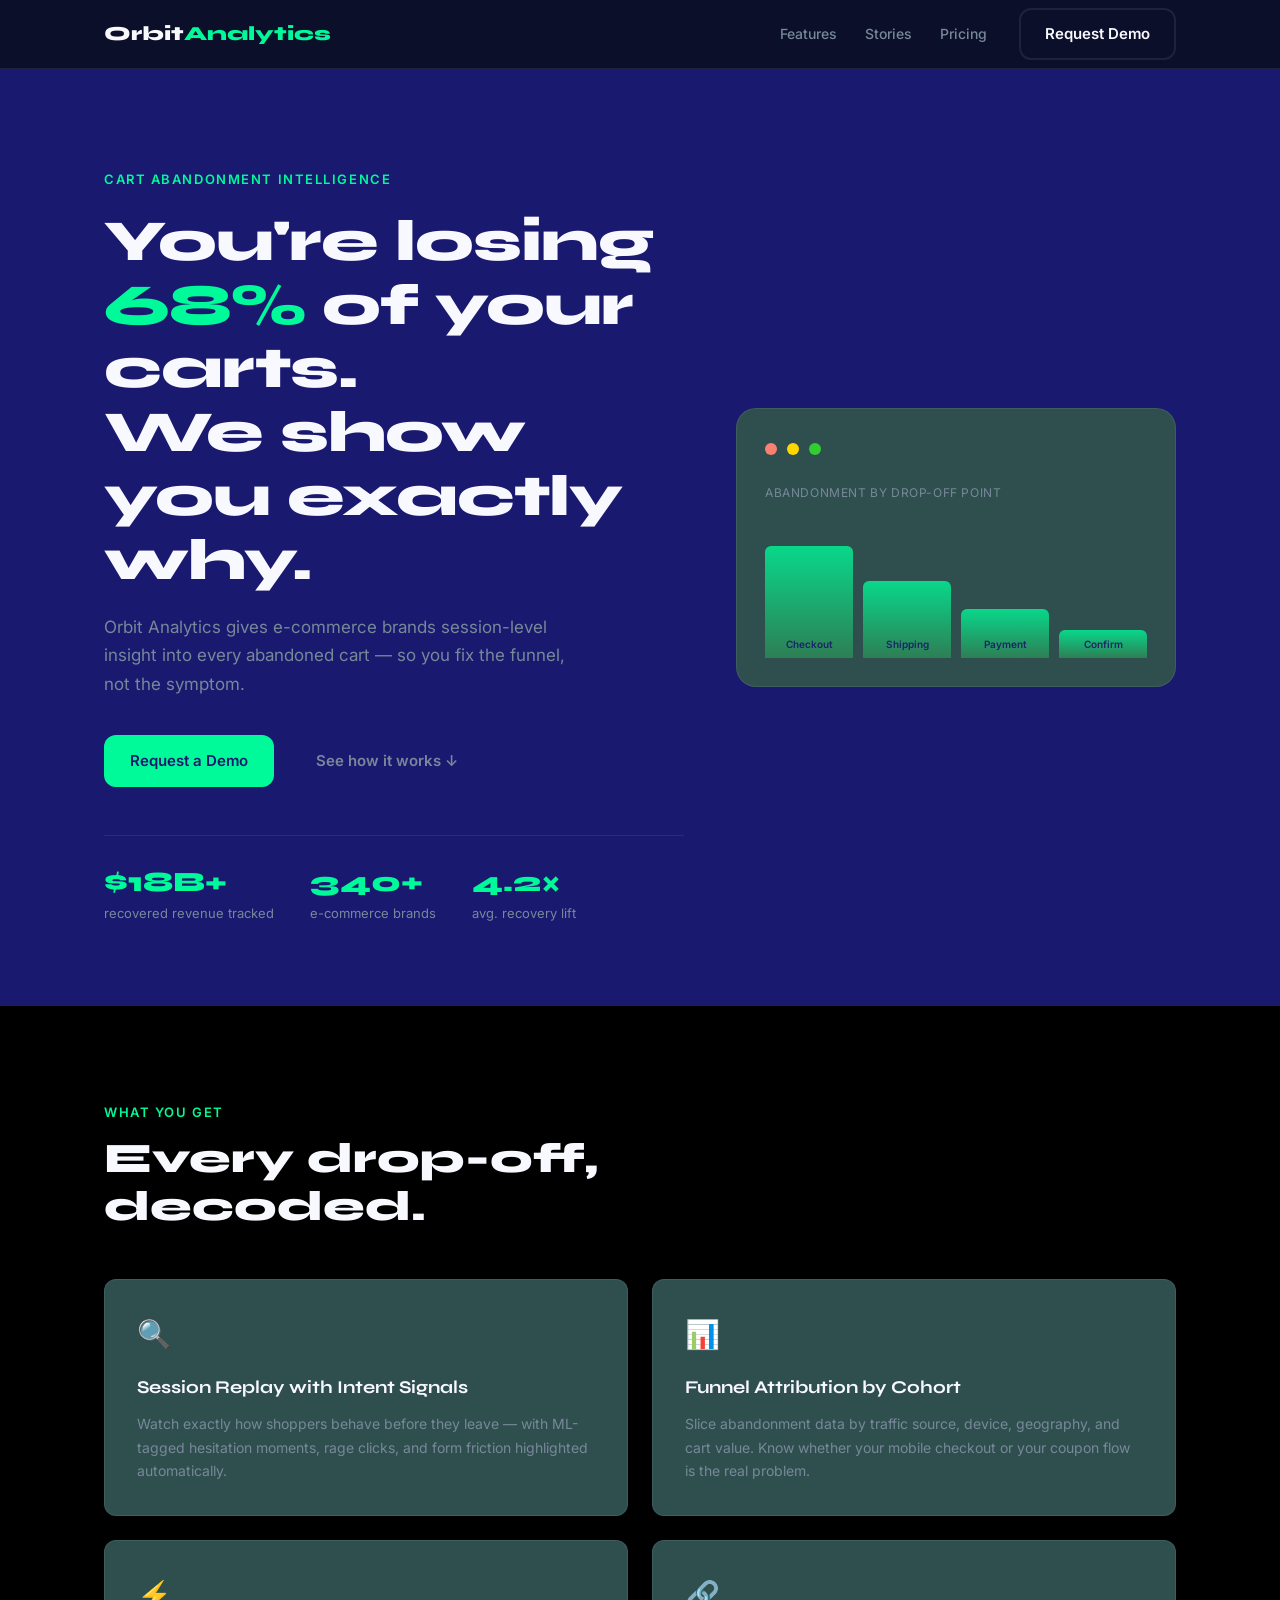
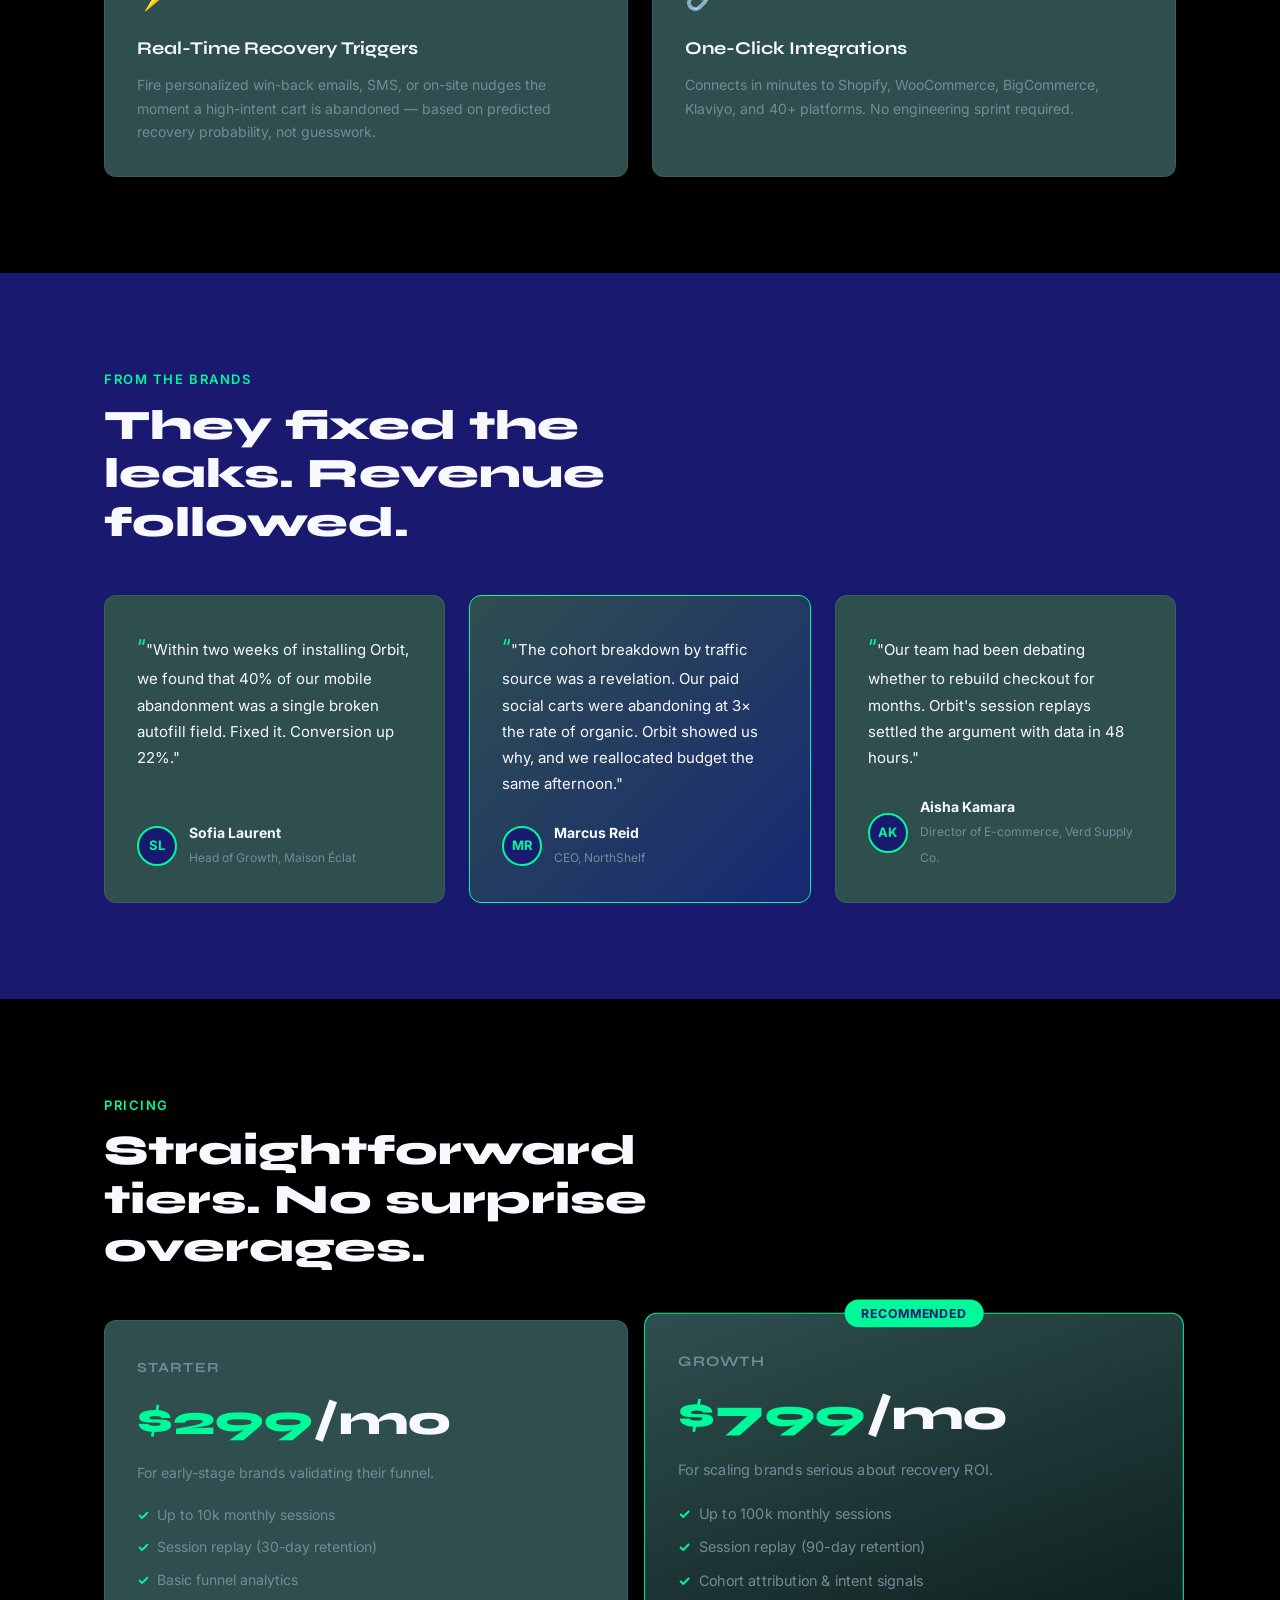
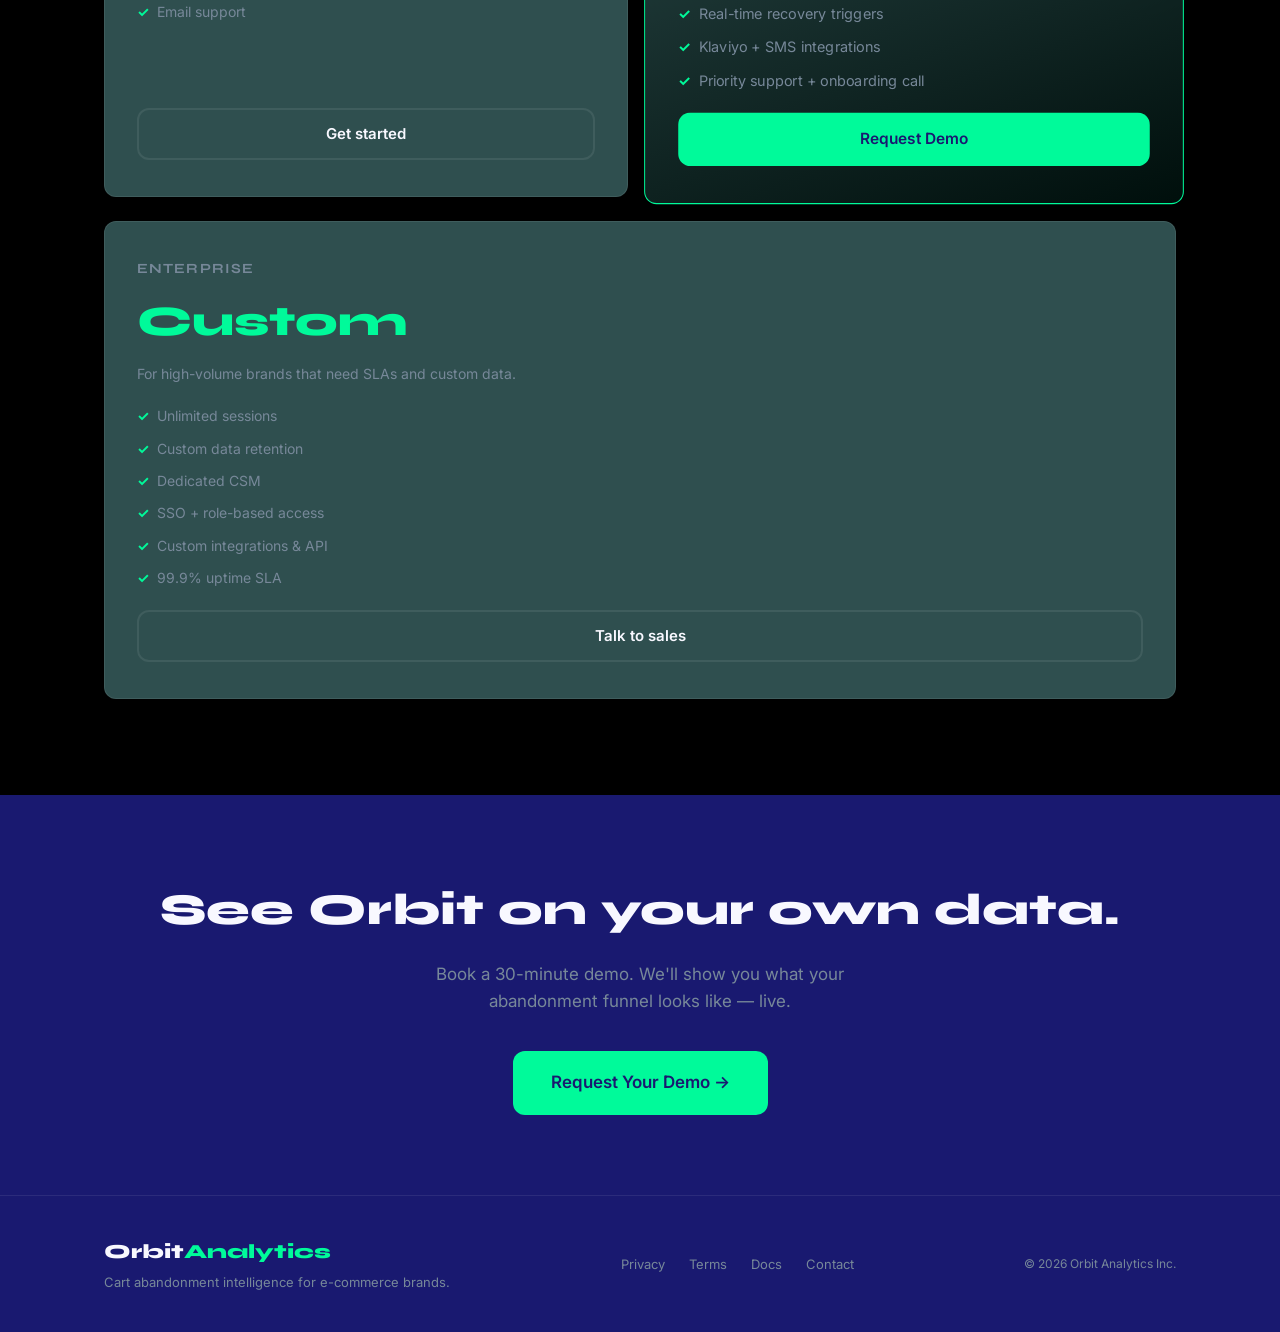
<file: index.html>
<!DOCTYPE html>
<html lang="en">
<head>
  <meta charset="UTF-8" />
  <meta name="viewport" content="width=device-width, initial-scale=1.0" />
  <title>Orbit Analytics — Stop Cart Abandonment Before It Costs You</title>
  <link rel="stylesheet" href="styles.css" />
  <link href="https://fonts.googleapis.com/css2?family=Inter:wght@400;500;600&family=Syne:wght@700;800&display=swap" rel="stylesheet" />
</head>
<body>

  <!-- STICKY NAV -->
  <header class="nav">
    <div class="nav__inner">
      <a href="#" class="nav__logo">Orbit<span>Analytics</span></a>
      <nav class="nav__links">
        <a href="#features">Features</a>
        <a href="#testimonials">Stories</a>
        <a href="#pricing">Pricing</a>
      </nav>
      <a href="#demo" class="btn btn--outline">Request Demo</a>
    </div>
  </header>

  <!-- HERO -->
  <section class="hero">
    <div class="hero__inner">
      <p class="hero__eyebrow">Cart abandonment intelligence</p>
      <h1 class="hero__headline">You're losing <em>68%</em> of your carts.<br>We show you exactly why.</h1>
      <p class="hero__sub">Orbit Analytics gives e-commerce brands session-level insight into every abandoned cart — so you fix the funnel, not the symptom.</p>
      <div class="hero__cta">
        <a href="#demo" class="btn btn--primary">Request a Demo</a>
        <a href="#features" class="btn btn--ghost">See how it works ↓</a>
      </div>
      <div class="hero__stat-row">
        <div class="hero__stat"><span>$18B+</span><small>recovered revenue tracked</small></div>
        <div class="hero__stat"><span>340+</span><small>e-commerce brands</small></div>
        <div class="hero__stat"><span>4.2×</span><small>avg. recovery lift</small></div>
      </div>
    </div>
    <div class="hero__visual" aria-hidden="true">
      <div class="dashboard-mock">
        <div class="mock__bar mock__bar--red"></div>
        <div class="mock__bar mock__bar--amber"></div>
        <div class="mock__bar mock__bar--green"></div>
        <div class="mock__label">Abandonment by drop-off point</div>
        <div class="mock__chart">
          <div class="mock__col" style="height:80%"><span>Checkout</span></div>
          <div class="mock__col" style="height:55%"><span>Shipping</span></div>
          <div class="mock__col" style="height:35%"><span>Payment</span></div>
          <div class="mock__col" style="height:20%"><span>Confirm</span></div>
        </div>
      </div>
    </div>
  </section>

  <!-- FEATURES -->
  <section class="features" id="features">
    <div class="section__inner">
      <p class="section__eyebrow">What you get</p>
      <h2 class="section__title">Every drop-off, decoded.</h2>
      <div class="features__grid">
        <div class="feature-card">
          <div class="feature-card__icon">🔍</div>
          <h3>Session Replay with Intent Signals</h3>
          <p>Watch exactly how shoppers behave before they leave — with ML-tagged hesitation moments, rage clicks, and form friction highlighted automatically.</p>
        </div>
        <div class="feature-card">
          <div class="feature-card__icon">📊</div>
          <h3>Funnel Attribution by Cohort</h3>
          <p>Slice abandonment data by traffic source, device, geography, and cart value. Know whether your mobile checkout or your coupon flow is the real problem.</p>
        </div>
        <div class="feature-card">
          <div class="feature-card__icon">⚡</div>
          <h3>Real-Time Recovery Triggers</h3>
          <p>Fire personalized win-back emails, SMS, or on-site nudges the moment a high-intent cart is abandoned — based on predicted recovery probability, not guesswork.</p>
        </div>
        <div class="feature-card">
          <div class="feature-card__icon">🔗</div>
          <h3>One-Click Integrations</h3>
          <p>Connects in minutes to Shopify, WooCommerce, BigCommerce, Klaviyo, and 40+ platforms. No engineering sprint required.</p>
        </div>
      </div>
    </div>
  </section>

  <!-- TESTIMONIALS -->
  <section class="testimonials" id="testimonials">
    <div class="section__inner">
      <p class="section__eyebrow">From the brands</p>
      <h2 class="section__title">They fixed the leaks. Revenue followed.</h2>
      <div class="testimonials__row">
        <div class="testimonial-card">
          <p class="testimonial-card__quote">"Within two weeks of installing Orbit, we found that 40% of our mobile abandonment was a single broken autofill field. Fixed it. Conversion up 22%."</p>
          <div class="testimonial-card__author">
            <div class="testimonial-card__avatar">SL</div>
            <div><strong>Sofia Laurent</strong><small>Head of Growth, Maison Éclat</small></div>
          </div>
        </div>
        <div class="testimonial-card testimonial-card--featured">
          <p class="testimonial-card__quote">"The cohort breakdown by traffic source was a revelation. Our paid social carts were abandoning at 3× the rate of organic. Orbit showed us why, and we reallocated budget the same afternoon."</p>
          <div class="testimonial-card__author">
            <div class="testimonial-card__avatar">MR</div>
            <div><strong>Marcus Reid</strong><small>CEO, NorthShelf</small></div>
          </div>
        </div>
        <div class="testimonial-card">
          <p class="testimonial-card__quote">"Our team had been debating whether to rebuild checkout for months. Orbit's session replays settled the argument with data in 48 hours."</p>
          <div class="testimonial-card__author">
            <div class="testimonial-card__avatar">AK</div>
            <div><strong>Aisha Kamara</strong><small>Director of E-commerce, Verd Supply Co.</small></div>
          </div>
        </div>
      </div>
    </div>
  </section>

  <!-- PRICING -->
  <section class="pricing" id="pricing">
    <div class="section__inner">
      <p class="section__eyebrow">Pricing</p>
      <h2 class="section__title">Straightforward tiers. No surprise overages.</h2>
      <div class="pricing__row">
        <div class="pricing-card">
          <div class="pricing-card__tier">Starter</div>
          <div class="pricing-card__price"><span>$299</span>/mo</div>
          <p class="pricing-card__desc">For early-stage brands validating their funnel.</p>
          <ul class="pricing-card__list">
            <li>Up to 10k monthly sessions</li>
            <li>Session replay (30-day retention)</li>
            <li>Basic funnel analytics</li>
            <li>Email support</li>
          </ul>
          <a href="#demo" class="btn btn--outline">Get started</a>
        </div>
        <div class="pricing-card pricing-card--recommended">
          <div class="pricing-card__badge">Recommended</div>
          <div class="pricing-card__tier">Growth</div>
          <div class="pricing-card__price"><span>$799</span>/mo</div>
          <p class="pricing-card__desc">For scaling brands serious about recovery ROI.</p>
          <ul class="pricing-card__list">
            <li>Up to 100k monthly sessions</li>
            <li>Session replay (90-day retention)</li>
            <li>Cohort attribution & intent signals</li>
            <li>Real-time recovery triggers</li>
            <li>Klaviyo + SMS integrations</li>
            <li>Priority support + onboarding call</li>
          </ul>
          <a href="#demo" class="btn btn--primary">Request Demo</a>
        </div>
        <div class="pricing-card">
          <div class="pricing-card__tier">Enterprise</div>
          <div class="pricing-card__price"><span>Custom</span></div>
          <p class="pricing-card__desc">For high-volume brands that need SLAs and custom data.</p>
          <ul class="pricing-card__list">
            <li>Unlimited sessions</li>
            <li>Custom data retention</li>
            <li>Dedicated CSM</li>
            <li>SSO + role-based access</li>
            <li>Custom integrations & API</li>
            <li>99.9% uptime SLA</li>
          </ul>
          <a href="#demo" class="btn btn--outline">Talk to sales</a>
        </div>
      </div>
    </div>
  </section>

  <!-- DEMO CTA -->
  <section class="demo-cta" id="demo">
    <div class="section__inner demo-cta__inner">
      <h2>See Orbit on your own data.</h2>
      <p>Book a 30-minute demo. We'll show you what your abandonment funnel looks like — live.</p>
      <a href="mailto:demo@orbitanalytics.io" class="btn btn--primary btn--large">Request Your Demo →</a>
    </div>
  </section>

  <!-- FOOTER -->
  <footer class="footer">
    <div class="footer__inner">
      <div class="footer__brand">
        <span class="nav__logo">Orbit<span>Analytics</span></span>
        <small>Cart abandonment intelligence for e-commerce brands.</small>
      </div>
      <div class="footer__links">
        <a href="#">Privacy</a>
        <a href="#">Terms</a>
        <a href="#">Docs</a>
        <a href="mailto:hello@orbitanalytics.io">Contact</a>
      </div>
      <small class="footer__copy">© 2026 Orbit Analytics Inc.</small>
    </div>
  </footer>

</body>
</html>
</file>
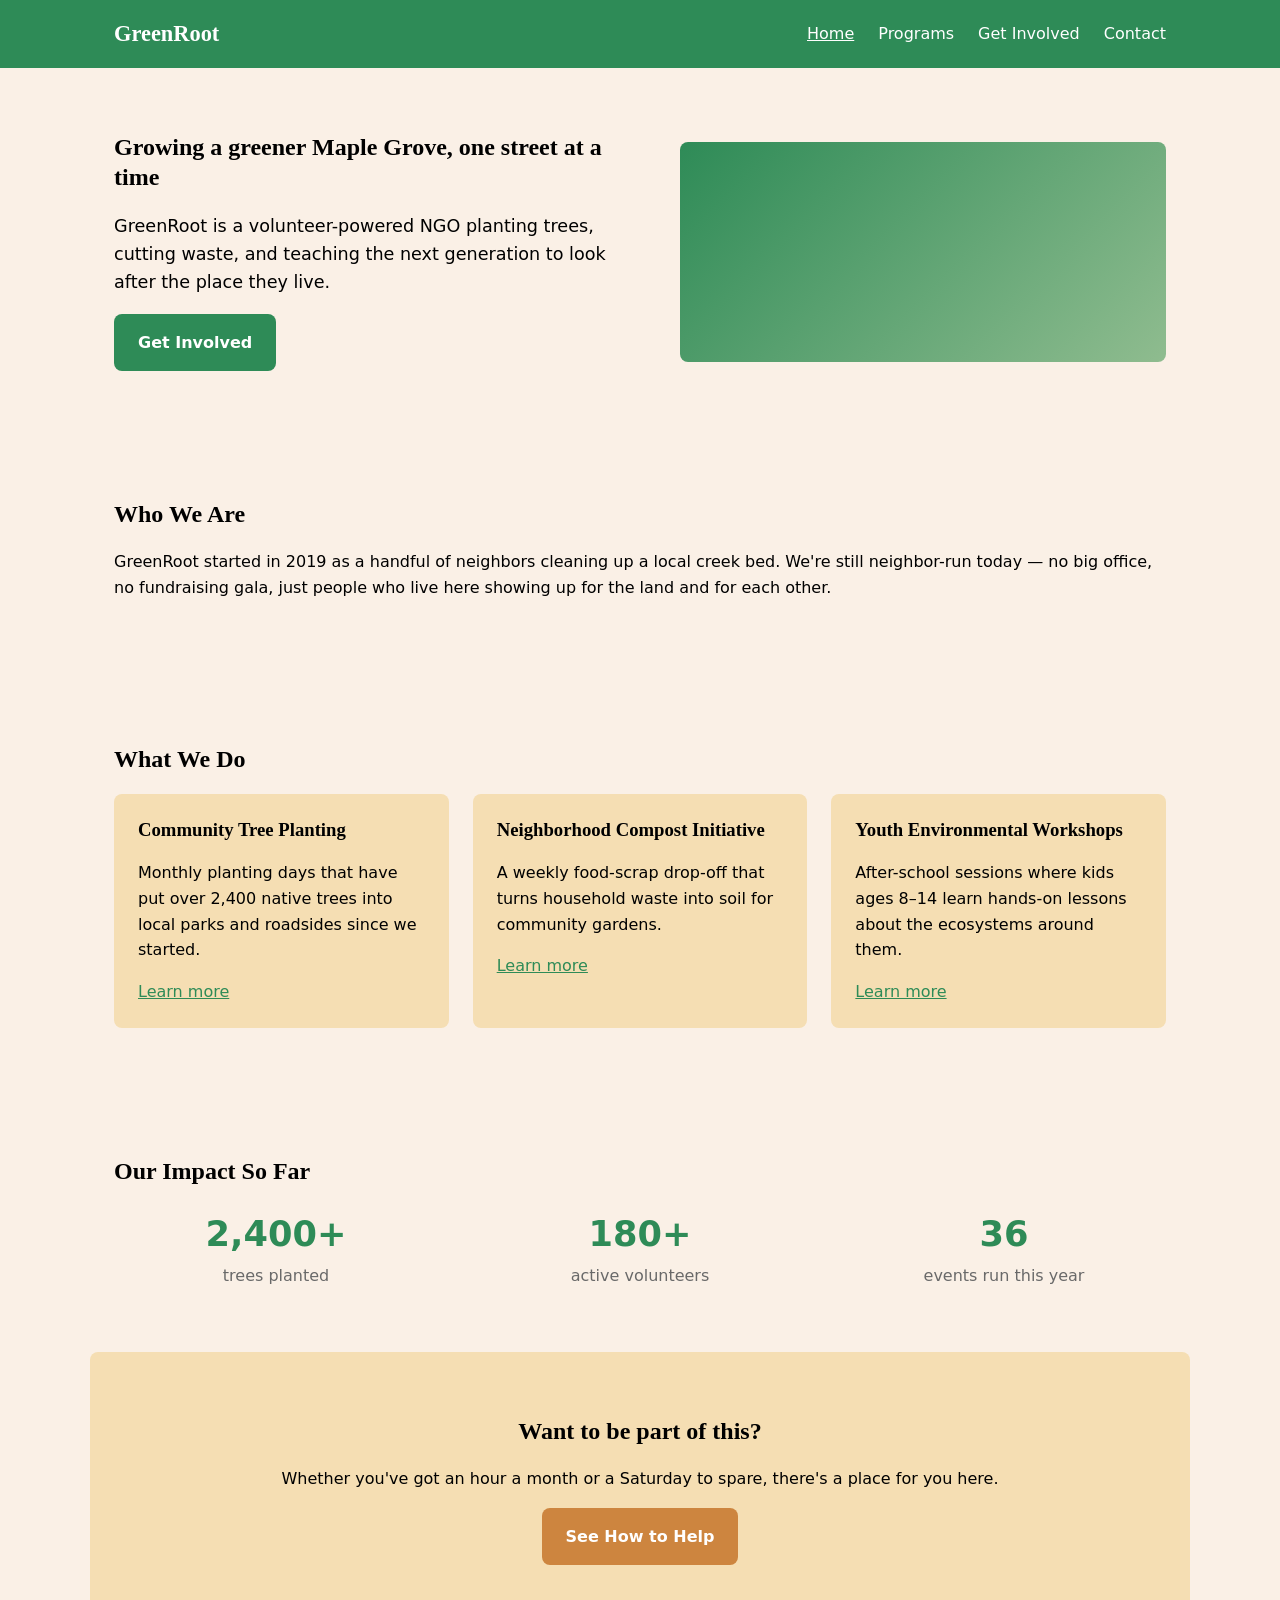
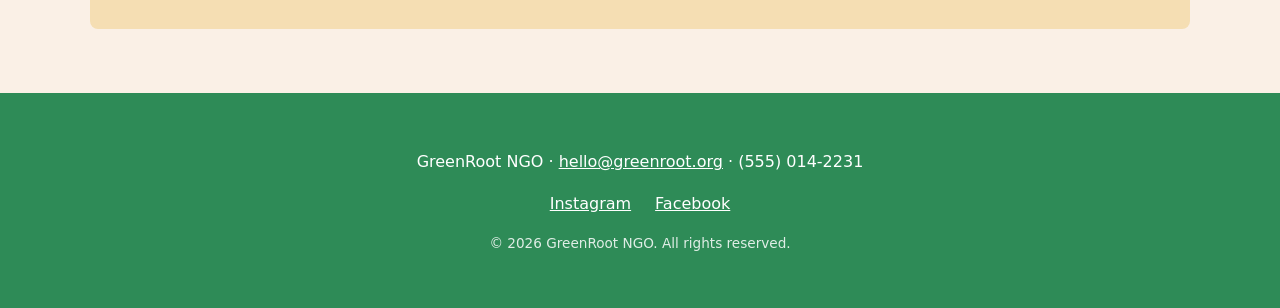
<file: Day-12/Day_17/index.html>
<!DOCTYPE html>
<html lang="en">
<head>
  <meta charset="UTF-8">
  <meta name="viewport" content="width=device-width, initial-scale=1.0">
  <title>GreenRoot NGO — Home</title>
  <meta name="description" content="GreenRoot is a community sustainability NGO running local tree planting, composting, and youth environmental programs.">
  <link rel="stylesheet" href="styles.css">
</head>
<body>

  <a href="#main" class="skip-link">Skip to main content</a>

  <header class="site-header">
    <nav class="site-nav">
      <a href="index.html" class="logo">GreenRoot</a>
      <button type="button" class="nav-toggle" aria-expanded="false" aria-controls="nav-links">
        <span class="sr-only">Menu</span>
        <span class="nav-toggle-icon" aria-hidden="true"></span>
      </button>
      <ul id="nav-links" class="nav-links">
        <li><a href="index.html" aria-current="page">Home</a></li>
        <li><a href="programs.html">Programs</a></li>
        <li><a href="get-involved.html">Get Involved</a></li>
        <li><a href="contact.html">Contact</a></li>
      </ul>
    </nav>
  </header>

  <main id="main">

    <section class="hero">
      <div class="hero-inner">
        <h1>Growing a greener Maple Grove, one street at a time</h1>
        <p class="hero-tagline">GreenRoot is a volunteer-powered NGO planting trees, cutting waste, and teaching the next generation to look after the place they live.</p>
        <a href="get-involved.html" class="btn btn-primary">Get Involved</a>
      </div>
      <div class="photo-placeholder photo-hero" aria-hidden="true"></div>
    </section>

    <section class="section who-we-are">
      <h2>Who We Are</h2>
      <p>GreenRoot started in 2019 as a handful of neighbors cleaning up a local creek bed. We're still neighbor-run today — no big office, no fundraising gala, just people who live here showing up for the land and for each other.</p>
    </section>

    <section class="section what-we-do">
      <h2>What We Do</h2>
      <div class="card-grid">
        <article class="card">
          <h3>Community Tree Planting</h3>
          <p>Monthly planting days that have put over 2,400 native trees into local parks and roadsides since we started.</p>
          <a href="programs.html#tree-planting">Learn more</a>
        </article>
        <article class="card">
          <h3>Neighborhood Compost Initiative</h3>
          <p>A weekly food-scrap drop-off that turns household waste into soil for community gardens.</p>
          <a href="programs.html#compost">Learn more</a>
        </article>
        <article class="card">
          <h3>Youth Environmental Workshops</h3>
          <p>After-school sessions where kids ages 8–14 learn hands-on lessons about the ecosystems around them.</p>
          <a href="programs.html#youth-workshops">Learn more</a>
        </article>
      </div>
    </section>

    <section class="section impact">
      <h2>Our Impact So Far</h2>
      <div class="stats">
        <div class="stat">
          <span class="stat-number">2,400+</span>
          <span class="stat-label">trees planted</span>
        </div>
        <div class="stat">
          <span class="stat-number">180+</span>
          <span class="stat-label">active volunteers</span>
        </div>
        <div class="stat">
          <span class="stat-number">36</span>
          <span class="stat-label">events run this year</span>
        </div>
      </div>
    </section>

    <section class="section cta-banner">
      <h2>Want to be part of this?</h2>
      <p>Whether you've got an hour a month or a Saturday to spare, there's a place for you here.</p>
      <a href="get-involved.html" class="btn btn-secondary">See How to Help</a>
    </section>

  </main>

  <footer class="site-footer">
    <div class="footer-inner">
      <p>GreenRoot NGO &middot; <a href="mailto:hello@greenroot.org">hello@greenroot.org</a> &middot; (555) 014-2231</p>
      <ul class="social-links">
        <li><a href="https://instagram.com">Instagram</a></li>
        <li><a href="https://facebook.com">Facebook</a></li>
      </ul>
      <p class="copyright">&copy; 2026 GreenRoot NGO. All rights reserved.</p>
    </div>
  </footer>

  <button type="button" class="back-to-top" aria-label="Back to top">&uarr;</button>

  <script src="app.js" defer></script>
</body>
</html>
</file>
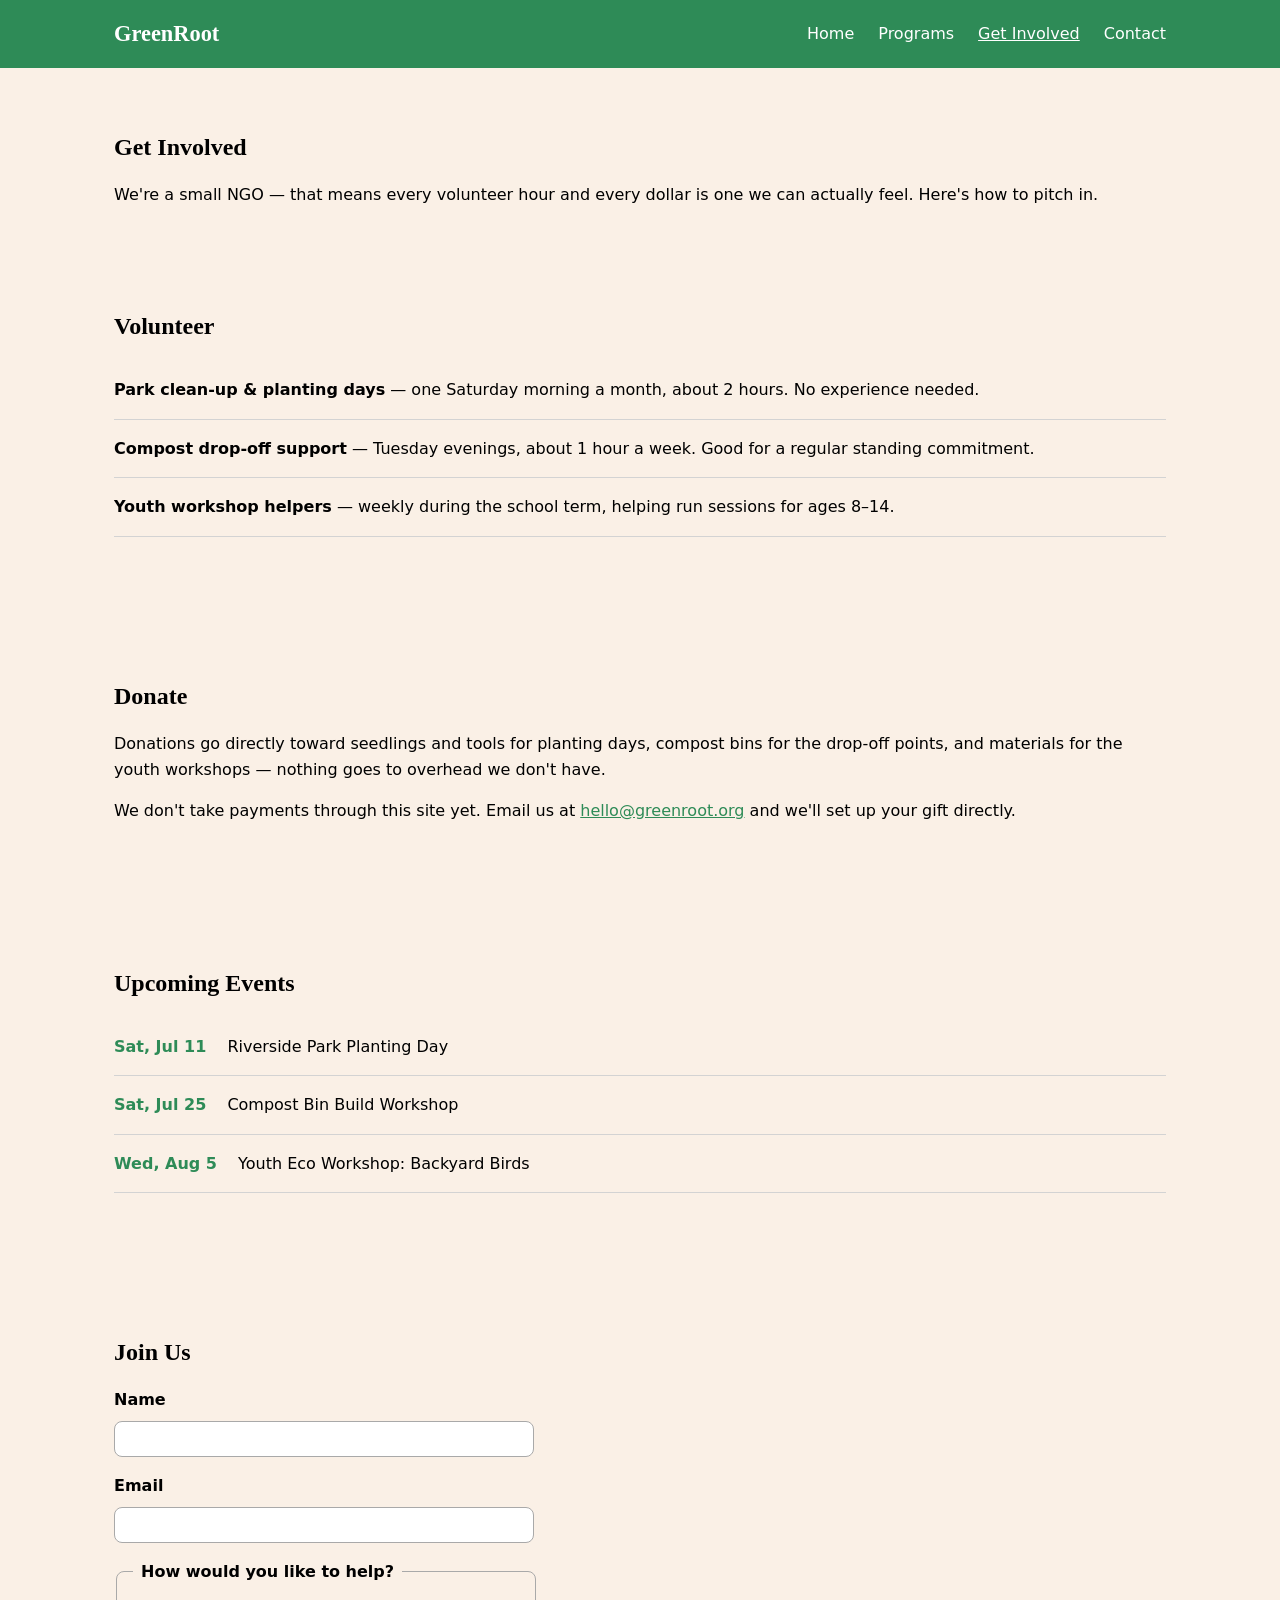
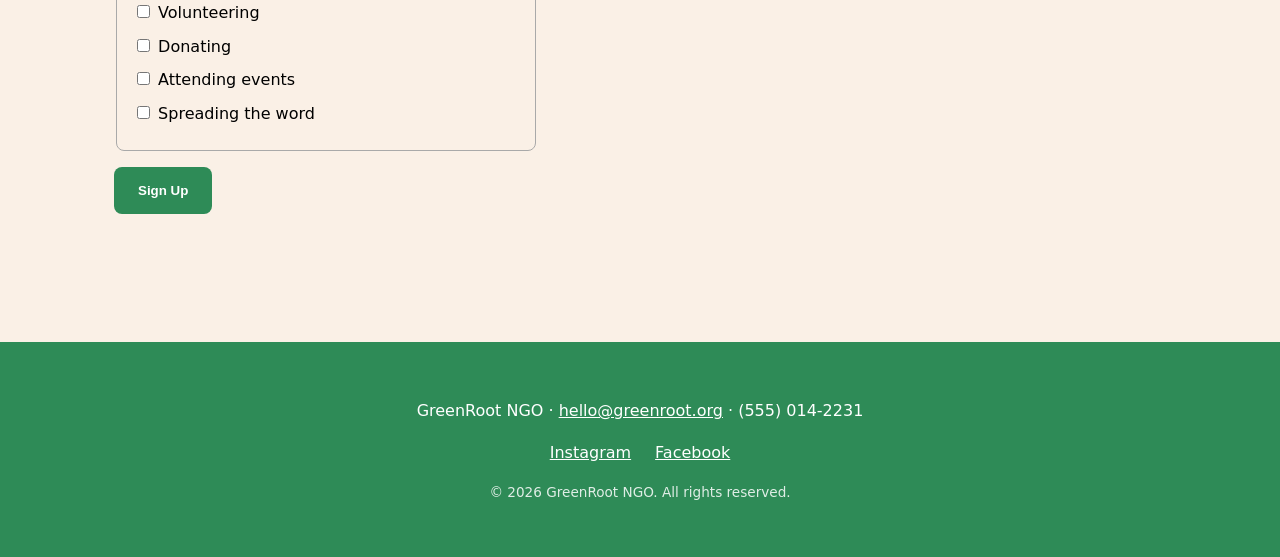
<file: Day-12/Day_17/get-involved.html>
<!DOCTYPE html>
<html lang="en">
<head>
  <meta charset="UTF-8">
  <meta name="viewport" content="width=device-width, initial-scale=1.0">
  <title>GreenRoot NGO — Get Involved</title>
  <meta name="description" content="Volunteer, donate, or join an upcoming GreenRoot NGO event in Maple Grove.">
  <link rel="stylesheet" href="styles.css">
</head>
<body>

  <a href="#main" class="skip-link">Skip to main content</a>

  <header class="site-header">
    <nav class="site-nav">
      <a href="index.html" class="logo">GreenRoot</a>
      <button type="button" class="nav-toggle" aria-expanded="false" aria-controls="nav-links">
        <span class="sr-only">Menu</span>
        <span class="nav-toggle-icon" aria-hidden="true"></span>
      </button>
      <ul id="nav-links" class="nav-links">
        <li><a href="index.html">Home</a></li>
        <li><a href="programs.html">Programs</a></li>
        <li><a href="get-involved.html" aria-current="page">Get Involved</a></li>
        <li><a href="contact.html">Contact</a></li>
      </ul>
    </nav>
  </header>

  <main id="main">

    <section class="page-intro">
      <h1>Get Involved</h1>
      <p>We're a small NGO — that means every volunteer hour and every dollar is one we can actually feel. Here's how to pitch in.</p>
    </section>

    <section class="section volunteer">
      <h2>Volunteer</h2>
      <ul class="opportunity-list">
        <li>
          <strong>Park clean-up &amp; planting days</strong> — one Saturday morning a month, about 2 hours. No experience needed.
        </li>
        <li>
          <strong>Compost drop-off support</strong> — Tuesday evenings, about 1 hour a week. Good for a regular standing commitment.
        </li>
        <li>
          <strong>Youth workshop helpers</strong> — weekly during the school term, helping run sessions for ages 8–14.
        </li>
      </ul>
    </section>

    <section class="section donate">
      <h2>Donate</h2>
      <p>Donations go directly toward seedlings and tools for planting days, compost bins for the drop-off points, and materials for the youth workshops — nothing goes to overhead we don't have.</p>
      <p>We don't take payments through this site yet. Email us at <a href="mailto:hello@greenroot.org">hello@greenroot.org</a> and we'll set up your gift directly.</p>
    </section>

    <section class="section events">
      <h2>Upcoming Events</h2>
      <ul class="event-list">
        <li>
          <span class="event-date">Sat, Jul 11</span>
          <span class="event-name">Riverside Park Planting Day</span>
        </li>
        <li>
          <span class="event-date">Sat, Jul 25</span>
          <span class="event-name">Compost Bin Build Workshop</span>
        </li>
        <li>
          <span class="event-date">Wed, Aug 5</span>
          <span class="event-name">Youth Eco Workshop: Backyard Birds</span>
        </li>
      </ul>
    </section>

    <section class="section signup">
      <h2>Join Us</h2>
      <form id="signup-form" novalidate>

        <div class="form-row">
          <label for="signup-name">Name</label>
          <input type="text" id="signup-name" name="name" required aria-required="true">
        </div>

        <div class="form-row">
          <label for="signup-email">Email</label>
          <input type="email" id="signup-email" name="email" required aria-required="true">
        </div>

        <fieldset class="checkbox-group">
          <legend>How would you like to help?</legend>
          <p class="form-error" id="signup-error" role="alert" hidden>Please choose at least one option.</p>
          <label><input type="checkbox" name="interest" value="volunteer"> Volunteering</label>
          <label><input type="checkbox" name="interest" value="donate"> Donating</label>
          <label><input type="checkbox" name="interest" value="events"> Attending events</label>
          <label><input type="checkbox" name="interest" value="share"> Spreading the word</label>
        </fieldset>

        <button type="submit" class="btn btn-primary">Sign Up</button>

        <p class="form-success" id="signup-success" role="status">Thanks for signing up — we'll be in touch soon.</p>
      </form>
    </section>

  </main>

  <footer class="site-footer">
    <div class="footer-inner">
      <p>GreenRoot NGO &middot; <a href="mailto:hello@greenroot.org">hello@greenroot.org</a> &middot; (555) 014-2231</p>
      <ul class="social-links">
        <li><a href="https://instagram.com">Instagram</a></li>
        <li><a href="https://facebook.com">Facebook</a></li>
      </ul>
      <p class="copyright">&copy; 2026 GreenRoot NGO. All rights reserved.</p>
    </div>
  </footer>

  <button type="button" class="back-to-top" aria-label="Back to top">&uarr;</button>

  <script src="app.js" defer></script>
</body>
</html>
</file>
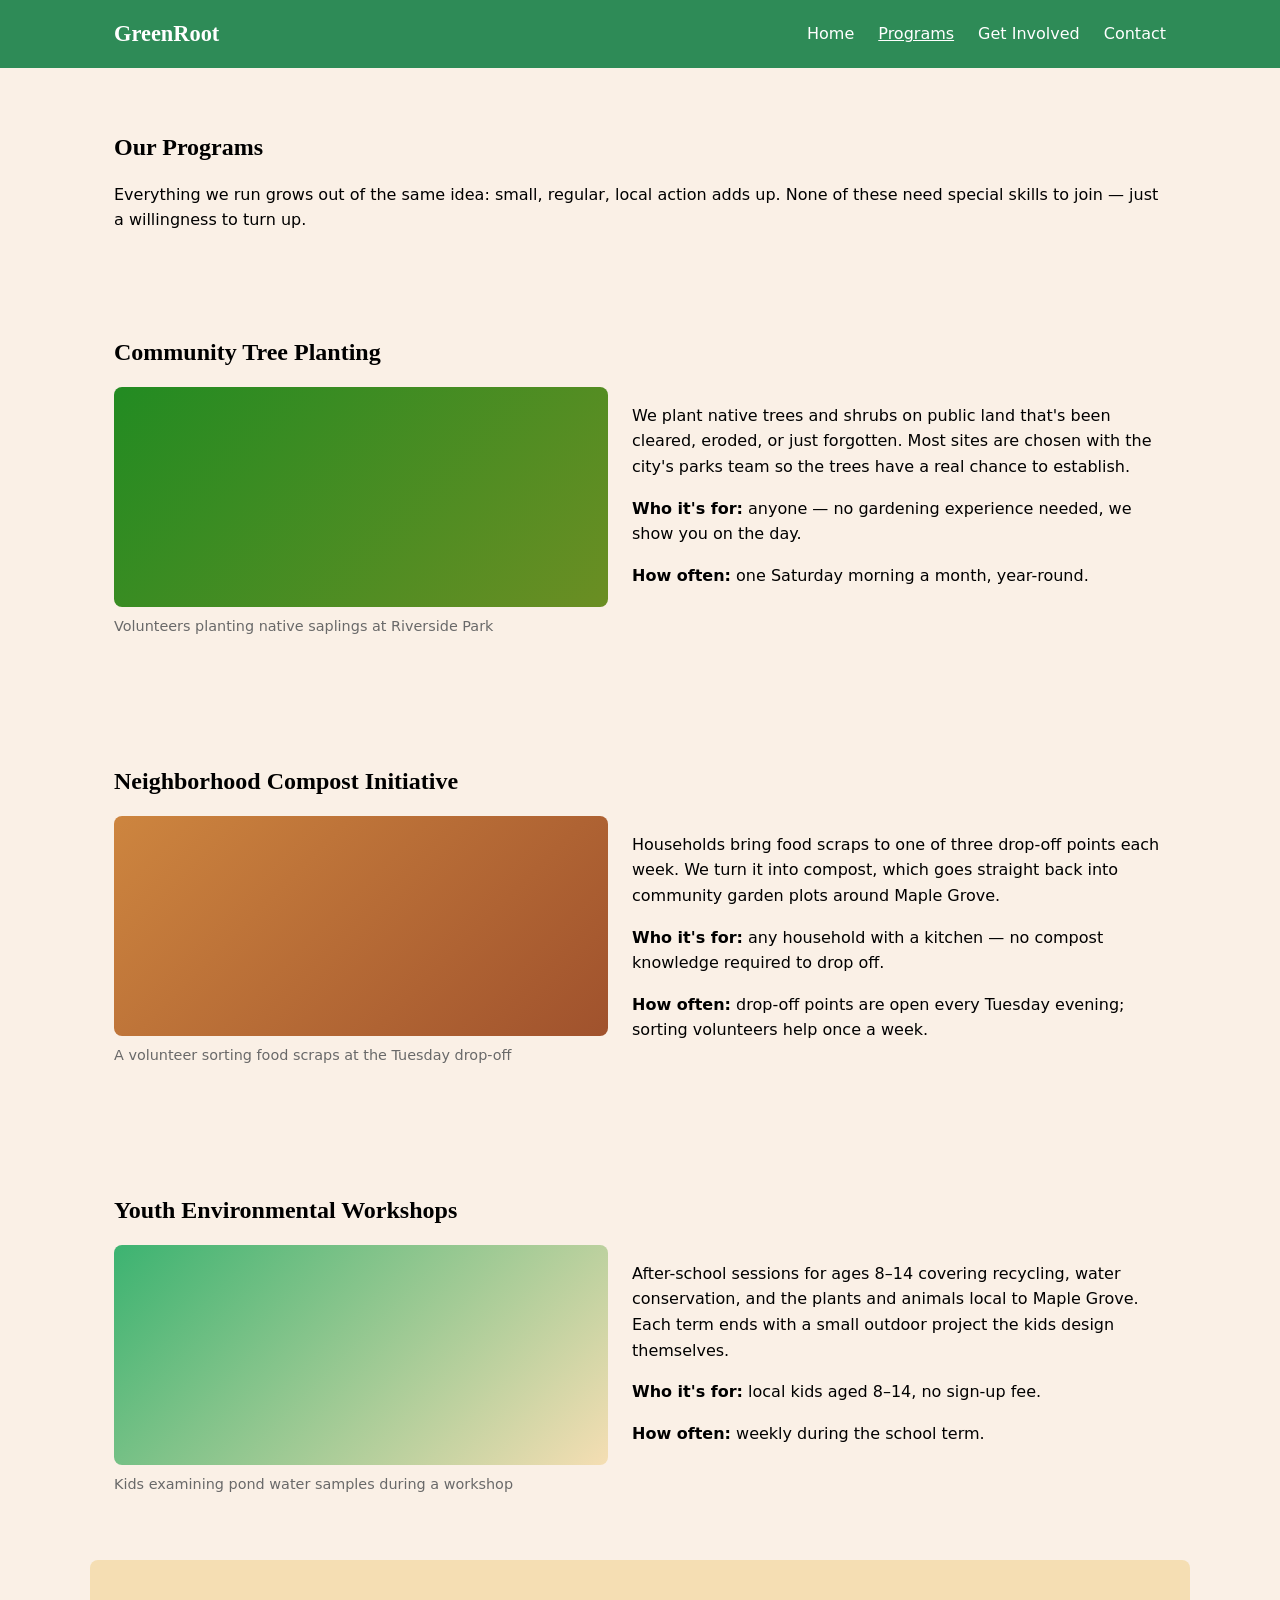
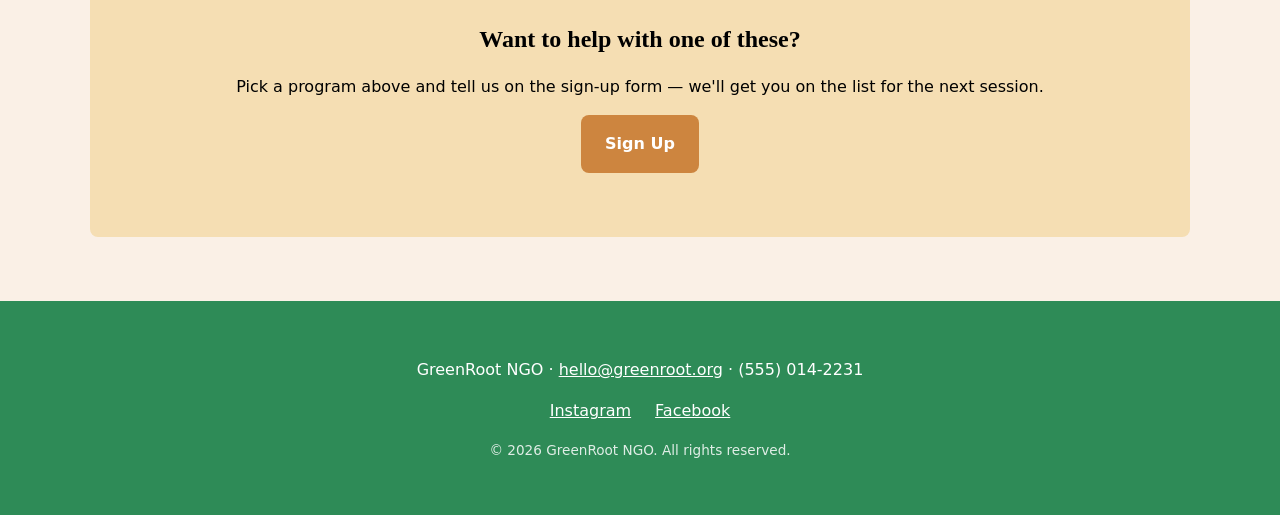
<file: Day-12/Day_17/programs.html>
<!DOCTYPE html>
<html lang="en">
<head>
  <meta charset="UTF-8">
  <meta name="viewport" content="width=device-width, initial-scale=1.0">
  <title>GreenRoot NGO — Programs</title>
  <meta name="description" content="See the tree planting, composting, and youth workshop programs run by GreenRoot NGO.">
  <link rel="stylesheet" href="styles.css">
</head>
<body>

  <a href="#main" class="skip-link">Skip to main content</a>

  <header class="site-header">
    <nav class="site-nav">
      <a href="index.html" class="logo">GreenRoot</a>
      <button type="button" class="nav-toggle" aria-expanded="false" aria-controls="nav-links">
        <span class="sr-only">Menu</span>
        <span class="nav-toggle-icon" aria-hidden="true"></span>
      </button>
      <ul id="nav-links" class="nav-links">
        <li><a href="index.html">Home</a></li>
        <li><a href="programs.html" aria-current="page">Programs</a></li>
        <li><a href="get-involved.html">Get Involved</a></li>
        <li><a href="contact.html">Contact</a></li>
      </ul>
    </nav>
  </header>

  <main id="main">

    <section class="page-intro">
      <h1>Our Programs</h1>
      <p>Everything we run grows out of the same idea: small, regular, local action adds up. None of these need special skills to join — just a willingness to turn up.</p>
    </section>

    <section class="section program" id="tree-planting">
      <h2>Community Tree Planting</h2>
      <div class="program-body">
        <figure class="photo-frame">
          <div class="photo-placeholder photo-trees" aria-hidden="true"></div>
          <figcaption>Volunteers planting native saplings at Riverside Park</figcaption>
        </figure>
        <div class="program-text">
          <p>We plant native trees and shrubs on public land that's been cleared, eroded, or just forgotten. Most sites are chosen with the city's parks team so the trees have a real chance to establish.</p>
          <p><strong>Who it's for:</strong> anyone — no gardening experience needed, we show you on the day.</p>
          <p><strong>How often:</strong> one Saturday morning a month, year-round.</p>
        </div>
      </div>
    </section>

    <section class="section program" id="compost">
      <h2>Neighborhood Compost Initiative</h2>
      <div class="program-body">
        <figure class="photo-frame">
          <div class="photo-placeholder photo-compost" aria-hidden="true"></div>
          <figcaption>A volunteer sorting food scraps at the Tuesday drop-off</figcaption>
        </figure>
        <div class="program-text">
          <p>Households bring food scraps to one of three drop-off points each week. We turn it into compost, which goes straight back into community garden plots around Maple Grove.</p>
          <p><strong>Who it's for:</strong> any household with a kitchen — no compost knowledge required to drop off.</p>
          <p><strong>How often:</strong> drop-off points are open every Tuesday evening; sorting volunteers help once a week.</p>
        </div>
      </div>
    </section>

    <section class="section program" id="youth-workshops">
      <h2>Youth Environmental Workshops</h2>
      <div class="program-body">
        <figure class="photo-frame">
          <div class="photo-placeholder photo-youth" aria-hidden="true"></div>
          <figcaption>Kids examining pond water samples during a workshop</figcaption>
        </figure>
        <div class="program-text">
          <p>After-school sessions for ages 8–14 covering recycling, water conservation, and the plants and animals local to Maple Grove. Each term ends with a small outdoor project the kids design themselves.</p>
          <p><strong>Who it's for:</strong> local kids aged 8–14, no sign-up fee.</p>
          <p><strong>How often:</strong> weekly during the school term.</p>
        </div>
      </div>
    </section>

    <section class="section cta-banner">
      <h2>Want to help with one of these?</h2>
      <p>Pick a program above and tell us on the sign-up form — we'll get you on the list for the next session.</p>
      <a href="get-involved.html" class="btn btn-secondary">Sign Up</a>
    </section>

  </main>

  <footer class="site-footer">
    <div class="footer-inner">
      <p>GreenRoot NGO &middot; <a href="mailto:hello@greenroot.org">hello@greenroot.org</a> &middot; (555) 014-2231</p>
      <ul class="social-links">
        <li><a href="https://instagram.com">Instagram</a></li>
        <li><a href="https://facebook.com">Facebook</a></li>
      </ul>
      <p class="copyright">&copy; 2026 GreenRoot NGO. All rights reserved.</p>
    </div>
  </footer>

  <button type="button" class="back-to-top" aria-label="Back to top">&uarr;</button>

  <script src="app.js" defer></script>
</body>
</html>
</file>
<file: styles.css>
*, *::before, *::after { box-sizing: border-box; margin: 0; padding: 0; }

:root {
  --navy:   MidnightBlue;
  --navy-2: Black;
  --navy-3: DarkSlateGray;
  --teal:   MediumSpringGreen;
  --teal-d: SeaGreen;
  --white:  GhostWhite;
  --muted:  LightSlateGray;
  --border: rgba(255,255,255,0.08);
  --font-display: 'Syne', sans-serif;
  --font-body:    'Inter', sans-serif;
  --radius: 12px;
  --radius-lg: 20px;
  --transition: 0.2s ease;
}

html { scroll-behavior: smooth; }
body {
  background: var(--navy);
  color: var(--white);
  font-family: var(--font-body);
  font-size: 16px;
  line-height: 1.6;
  -webkit-font-smoothing: antialiased;
}
a { color: inherit; text-decoration: none; }
ul { list-style: none; }
em { color: var(--teal); font-style: normal; }

/* BUTTONS */
.btn {
  display: inline-flex; align-items: center; justify-content: center;
  padding: 12px 24px; border-radius: var(--radius);
  font-family: var(--font-body); font-weight: 600; font-size: 15px;
  cursor: pointer; transition: var(--transition); border: 2px solid transparent; white-space: nowrap;
}
.btn--primary { background: var(--teal); color: var(--navy); }
.btn--primary:hover { background: var(--teal-d); }
.btn--outline { border-color: var(--border); color: var(--white); background: transparent; }
.btn--outline:hover { border-color: var(--teal); color: var(--teal); }
.btn--ghost { color: var(--muted); background: transparent; }
.btn--ghost:hover { color: var(--white); }
.btn--large { padding: 16px 36px; font-size: 17px; }

/* NAV */
.nav {
  position: sticky; top: 0; z-index: 100;
  background: rgba(10,15,30,0.85); backdrop-filter: blur(12px);
  border-bottom: 1px solid var(--border);
}
.nav__inner {
  max-width: 1120px; margin: 0 auto; padding: 0 24px;
  height: 68px; display: flex; align-items: center; gap: 32px;
}
.nav__logo { font-family: var(--font-display); font-weight: 800; font-size: 20px; flex-shrink: 0; }
.nav__logo span { color: var(--teal); }
.nav__links { display: flex; align-items: center; gap: 28px; margin-left: auto; }
.nav__links a { color: var(--muted); font-size: 14px; font-weight: 500; transition: color var(--transition); }
.nav__links a:hover { color: var(--white); }

/* SHARED */
.section__inner { max-width: 1120px; margin: 0 auto; padding: 96px 24px; }
.section__eyebrow {
  font-size: 13px; font-weight: 600; letter-spacing: 0.12em;
  text-transform: uppercase; color: var(--teal); margin-bottom: 12px;
}
.section__title {
  font-family: var(--font-display); font-size: clamp(28px, 4vw, 42px);
  font-weight: 800; line-height: 1.15; margin-bottom: 48px; max-width: 560px;
}

/* HERO */
.hero {
  display: flex; align-items: center; justify-content: space-between;
  max-width: 1120px; margin: 0 auto; padding: 100px 24px 80px; gap: 48px;
}
.hero__inner { flex: 1; max-width: 580px; }
.hero__eyebrow { font-size: 13px; font-weight: 600; letter-spacing: 0.12em; text-transform: uppercase; color: var(--teal); margin-bottom: 20px; }
.hero__headline { font-family: var(--font-display); font-size: clamp(34px, 5vw, 58px); font-weight: 800; line-height: 1.1; letter-spacing: -1px; margin-bottom: 20px; }
.hero__sub { color: var(--muted); font-size: 17px; line-height: 1.7; margin-bottom: 36px; max-width: 480px; }
.hero__cta { display: flex; align-items: center; gap: 16px; flex-wrap: wrap; margin-bottom: 48px; }
.hero__stat-row { display: flex; gap: 36px; flex-wrap: wrap; padding-top: 32px; border-top: 1px solid var(--border); }
.hero__stat span { display: block; font-family: var(--font-display); font-size: 28px; font-weight: 800; color: var(--teal); line-height: 1; margin-bottom: 4px; }
.hero__stat small { color: var(--muted); font-size: 13px; }

/* DASHBOARD MOCK */
.hero__visual { flex: 1; max-width: 440px; }
.dashboard-mock { background: var(--navy-3); border: 1px solid var(--border); border-radius: var(--radius-lg); padding: 28px; }
.mock__bar { display: inline-block; width: 12px; height: 12px; border-radius: 50%; margin-right: 6px; }
.mock__bar--red { background: Salmon; }
.mock__bar--amber { background: Gold; }
.mock__bar--green { background: LimeGreen; }
.mock__label { margin-top: 20px; font-size: 12px; color: var(--muted); letter-spacing: 0.05em; text-transform: uppercase; margin-bottom: 16px; }
.mock__chart { display: flex; align-items: flex-end; gap: 10px; height: 140px; }
.mock__col { flex: 1; background: linear-gradient(180deg, var(--teal) 0%, var(--teal-d) 100%); border-radius: 6px 6px 0 0; display: flex; align-items: flex-end; justify-content: center; padding-bottom: 6px; opacity: 0.8; transition: opacity var(--transition); }
.mock__col:hover { opacity: 1; }
.mock__col span { font-size: 10px; color: var(--navy); font-weight: 600; }

/* FEATURES */
.features { background: var(--navy-2); }
.features__grid { display: flex; flex-wrap: wrap; gap: 24px; }
.feature-card { flex: 1 1 calc(50% - 12px); background: var(--navy-3); border: 1px solid var(--border); border-radius: var(--radius); padding: 32px; transition: border-color var(--transition), transform var(--transition); }
.feature-card:hover { border-color: var(--teal); transform: translateY(-3px); }
.feature-card__icon { font-size: 28px; margin-bottom: 16px; }
.feature-card h3 { font-family: var(--font-display); font-size: 18px; font-weight: 700; margin-bottom: 10px; }
.feature-card p { color: var(--muted); font-size: 14px; line-height: 1.7; }

/* TESTIMONIALS */
.testimonials__row { display: flex; gap: 24px; align-items: stretch; flex-wrap: wrap; }
.testimonial-card { flex: 1 1 280px; background: var(--navy-3); border: 1px solid var(--border); border-radius: var(--radius); padding: 32px; display: flex; flex-direction: column; gap: 24px; }
.testimonial-card--featured { border-color: var(--teal); background: linear-gradient(135deg, var(--navy-3) 0%, rgba(0,212,170,0.08) 100%); }
.testimonial-card__quote { color: var(--white); font-size: 15px; line-height: 1.75; flex: 1; }
.testimonial-card__quote::before { content: '\201C'; color: var(--teal); font-size: 22px; }
.testimonial-card__author { display: flex; align-items: center; gap: 12px; }
.testimonial-card__avatar { width: 40px; height: 40px; border-radius: 50%; background: var(--navy); border: 2px solid var(--teal); display: flex; align-items: center; justify-content: center; font-size: 13px; font-weight: 700; color: var(--teal); flex-shrink: 0; }
.testimonial-card__author strong { display: block; font-size: 14px; }
.testimonial-card__author small { color: var(--muted); font-size: 12px; }

/* PRICING */
.pricing { background: var(--navy-2); }
.pricing__row { display: flex; gap: 24px; align-items: stretch; flex-wrap: wrap; }
.pricing-card { flex: 1 1 280px; background: var(--navy-3); border: 1px solid var(--border); border-radius: var(--radius); padding: 36px 32px; display: flex; flex-direction: column; gap: 20px; position: relative; }
.pricing-card--recommended { border-color: var(--teal); background: linear-gradient(160deg, var(--navy-3) 0%, rgba(0,212,170,0.07) 100%); transform: scale(1.03); }
.pricing-card__badge { position: absolute; top: -14px; left: 50%; transform: translateX(-50%); background: var(--teal); color: var(--navy); font-size: 12px; font-weight: 700; padding: 4px 16px; border-radius: 20px; white-space: nowrap; letter-spacing: 0.05em; text-transform: uppercase; }
.pricing-card__tier { font-family: var(--font-display); font-size: 14px; font-weight: 700; letter-spacing: 0.08em; text-transform: uppercase; color: var(--muted); }
.pricing-card__price { font-family: var(--font-display); font-size: 42px; font-weight: 800; line-height: 1; }
.pricing-card__price span { color: var(--teal); }
.pricing-card__desc { color: var(--muted); font-size: 14px; }
.pricing-card__list { flex: 1; display: flex; flex-direction: column; gap: 10px; }
.pricing-card__list li { font-size: 14px; color: var(--muted); padding-left: 20px; position: relative; }
.pricing-card__list li::before { content: '✓'; position: absolute; left: 0; color: var(--teal); font-weight: 700; }

/* DEMO CTA */
.demo-cta { background: var(--navy); }
.demo-cta__inner { text-align: center; padding-top: 80px; padding-bottom: 80px; }
.demo-cta__inner h2 { font-family: var(--font-display); font-size: clamp(28px, 4vw, 44px); font-weight: 800; margin-bottom: 16px; }
.demo-cta__inner p { color: var(--muted); font-size: 17px; max-width: 480px; margin: 0 auto 36px; }

/* FOOTER */
.footer { border-top: 1px solid var(--border); background: var(--navy); }
.footer__inner { max-width: 1120px; margin: 0 auto; padding: 40px 24px; display: flex; flex-wrap: wrap; align-items: center; justify-content: space-between; gap: 24px; }
.footer__brand { display: flex; flex-direction: column; gap: 4px; }
.footer__brand small { color: var(--muted); font-size: 13px; }
.footer__links { display: flex; gap: 24px; flex-wrap: wrap; }
.footer__links a { font-size: 13px; color: var(--muted); transition: color var(--transition); }
.footer__links a:hover { color: var(--white); }
.footer__copy { color: var(--muted); font-size: 12px; }

/* 768px */
@media (max-width: 768px) {
  .hero { flex-direction: column; padding: 64px 24px 48px; }
  .hero__visual { max-width: 100%; width: 100%; }
  .nav__links { display: none; }
  .feature-card { flex: 1 1 100%; }
  .pricing-card--recommended { transform: none; }
  .section__inner { padding: 64px 24px; }
  .footer__inner { flex-direction: column; align-items: flex-start; }
}

/* 375px */
@media (max-width: 375px) {
  .hero__headline { font-size: 30px; }
  .hero__cta { flex-direction: column; align-items: flex-start; }
  .hero__stat-row { gap: 20px; }
  .btn--large { width: 100%; }
  .testimonials__row, .pricing__row { flex-direction: column; }
  .pricing-card, .testimonial-card { flex: 1 1 100%; }
  .section__inner { padding: 48px 16px; }
}

@media (prefers-reduced-motion: reduce) {
  *, *::before, *::after { transition: none !important; }
}
</file>
<file: Day-12/Day_17/styles.css>
/* design tokens
   colours use CSS named colours instead of hex so the palette
   reads clearly straight from this block */
:root {
  --color-primary: seagreen;
  --color-secondary: peru;
  --color-bg: linen;
  --color-text: black;
  --color-accent-light: wheat;
  --color-success: mediumseagreen;

  --space-xs: 0.5rem;
  --space-sm: 1rem;
  --space-md: 1.5rem;
  --space-lg: 2.5rem;
  --space-xl: 4rem;

  --radius: 8px;
  --transition: 0.2s ease;
}

/* base */
* {
  box-sizing: border-box;
}

body {
  margin: 0;
  background-color: var(--color-bg);
  color: var(--color-text);
  font-family: system-ui, -apple-system, "Segoe UI", Arial, sans-serif;
  line-height: 1.6;
}

h1, h2, h3 {
  font-family: Georgia, "Times New Roman", serif;
  line-height: 1.25;
  margin-top: 0;
}

a {
  color: var(--color-primary);
}

img, .photo-placeholder {
  max-width: 100%;
}

.sr-only {
  position: absolute;
  width: 1px;
  height: 1px;
  overflow: hidden;
  clip: rect(0 0 0 0);
}

.skip-link {
  position: absolute;
  left: -999px;
  top: 0;
  background-color: var(--color-text);
  color: white;
  padding: var(--space-xs) var(--space-sm);
  z-index: 10;
}

.skip-link:focus {
  left: 0;
}

/* keyboard focus should always be visible, not just on mouse hover */
a:focus-visible,
button:focus-visible,
input:focus-visible,
textarea:focus-visible,
summary:focus-visible {
  outline: 3px solid var(--color-secondary);
  outline-offset: 2px;
}

/* header and nav */
.site-header {
  background-color: var(--color-primary);
}

.site-nav {
  display: flex;
  align-items: center;
  justify-content: space-between;
  max-width: 1100px;
  margin: 0 auto;
  padding: var(--space-sm) var(--space-md);
}

.logo {
  color: white;
  font-family: Georgia, serif;
  font-size: 1.4rem;
  font-weight: bold;
  text-decoration: none;
}

.nav-toggle {
  display: none;
  background: none;
  border: 2px solid white;
  border-radius: var(--radius);
  padding: var(--space-xs);
  cursor: pointer;
}

.nav-toggle-icon {
  display: block;
  width: 22px;
  height: 2px;
  background-color: white;
  position: relative;
}

.nav-toggle-icon::before,
.nav-toggle-icon::after {
  content: "";
  position: absolute;
  left: 0;
  width: 22px;
  height: 2px;
  background-color: white;
}

.nav-toggle-icon::before { top: -6px; }
.nav-toggle-icon::after { top: 6px; }

.nav-links {
  display: flex;
  gap: var(--space-md);
  list-style: none;
  margin: 0;
  padding: 0;
}

.nav-links a {
  color: white;
  text-decoration: none;
}

.nav-links a[aria-current="page"] {
  text-decoration: underline;
}

/* buttons */
.btn {
  display: inline-block;
  padding: var(--space-sm) var(--space-md);
  border-radius: var(--radius);
  text-decoration: none;
  font-weight: bold;
  border: none;
  cursor: pointer;
  transition: background-color var(--transition);
}

.btn-primary {
  background-color: var(--color-primary);
  color: white;
}

.btn-primary:hover {
  background-color: darkgreen;
}

.btn-secondary {
  background-color: var(--color-secondary);
  color: white;
}

.btn-secondary:hover {
  background-color: chocolate;
}

/* layout helpers */
.section {
  max-width: 1100px;
  margin: 0 auto;
  padding: var(--space-xl) var(--space-md);
}

.page-intro {
  max-width: 1100px;
  margin: 0 auto;
  padding: var(--space-xl) var(--space-md) var(--space-md);
}

/* hero */
.hero {
  display: flex;
  flex-wrap: wrap;
  align-items: center;
  gap: var(--space-lg);
  max-width: 1100px;
  margin: 0 auto;
  padding: var(--space-xl) var(--space-md);
}

.hero-inner {
  flex: 1 1 320px;
}

.hero-tagline {
  font-size: 1.1rem;
}

/* photo placeholders stand in for real photography until the
   client supplies it - simple gradients keep them from looking
   like broken images */
.photo-placeholder {
  border-radius: var(--radius);
  min-height: 220px;
  flex: 1 1 280px;
}

.photo-hero {
  background-image: linear-gradient(135deg, seagreen, darkseagreen);
}

.photo-trees {
  background-image: linear-gradient(135deg, forestgreen, olivedrab);
}

.photo-compost {
  background-image: linear-gradient(135deg, peru, sienna);
}

.photo-youth {
  background-image: linear-gradient(135deg, mediumseagreen, wheat);
}

.photo-frame {
  margin: 0;
}

.photo-frame figcaption {
  font-size: 0.9rem;
  color: dimgray;
  margin-top: var(--space-xs);
}

/* card grid for the homepage program previews */
.card-grid {
  display: flex;
  flex-wrap: wrap;
  gap: var(--space-md);
}

.card {
  flex: 1 1 280px;
  background-color: var(--color-accent-light);
  border-radius: var(--radius);
  padding: var(--space-md);
}

/* stat counters */
.stats {
  display: flex;
  flex-wrap: wrap;
  gap: var(--space-lg);
}

.stat {
  flex: 1 1 160px;
  text-align: center;
}

.stat-number {
  display: block;
  font-size: 2.2rem;
  font-weight: bold;
  color: var(--color-primary);
}

.stat-label {
  display: block;
  color: dimgray;
}

/* cta banner */
.cta-banner {
  background-color: var(--color-accent-light);
  border-radius: var(--radius);
  text-align: center;
}

/* program pages */
.program-body {
  display: flex;
  flex-wrap: wrap;
  gap: var(--space-md);
}

.program-body .photo-frame {
  flex: 1 1 280px;
}

.program-text {
  flex: 1 1 320px;
}

/* lists used for volunteer opportunities and events */
.opportunity-list,
.event-list {
  list-style: none;
  padding: 0;
}

.opportunity-list li,
.event-list li {
  padding: var(--space-sm) 0;
  border-bottom: 1px solid lightgray;
}

.event-date {
  font-weight: bold;
  color: var(--color-primary);
  margin-right: var(--space-sm);
}

/* forms */
.form-row {
  margin-bottom: var(--space-sm);
  display: flex;
  flex-direction: column;
  max-width: 420px;
}

.form-row label {
  margin-bottom: var(--space-xs);
  font-weight: bold;
}

.form-row input,
.form-row textarea {
  padding: var(--space-xs);
  border: 1px solid darkgray;
  border-radius: var(--radius);
  font-size: 1rem;
}

.checkbox-group {
  border: 1px solid darkgray;
  border-radius: var(--radius);
  padding: var(--space-sm);
  margin-bottom: var(--space-sm);
  max-width: 420px;
}

.checkbox-group legend {
  font-weight: bold;
  padding: 0 var(--space-xs);
}

.checkbox-group label {
  display: block;
  margin-bottom: var(--space-xs);
}

.form-error {
  color: firebrick;
  font-weight: bold;
}

/* success message is hidden by default and only gets a class
   toggled by JS - the styling and transition stay in CSS */
.form-success {
  display: none;
  background-color: var(--color-success);
  color: white;
  padding: var(--space-sm);
  border-radius: var(--radius);
  margin-top: var(--space-sm);
  opacity: 0;
  transition: opacity var(--transition);
}

.form-success.is-visible {
  display: block;
  opacity: 1;
}

/* FAQ accordion - native details/summary gives keyboard support
   and an open/closed state without any JavaScript */
.faq details {
  border-bottom: 1px solid lightgray;
  padding: var(--space-sm) 0;
}

.faq summary {
  cursor: pointer;
  font-weight: bold;
  font-size: 1.1rem;
}

/* footer */
.site-footer {
  background-color: var(--color-primary);
  color: white;
  margin-top: var(--space-xl);
}

.footer-inner {
  max-width: 1100px;
  margin: 0 auto;
  padding: var(--space-lg) var(--space-md);
  text-align: center;
}

.footer-inner a {
  color: white;
}

.social-links {
  list-style: none;
  display: flex;
  justify-content: center;
  gap: var(--space-md);
  padding: 0;
}

.copyright {
  font-size: 0.85rem;
  opacity: 0.85;
}

/* back to top button, shown once the page has scrolled a bit */
.back-to-top {
  position: fixed;
  right: var(--space-md);
  bottom: var(--space-md);
  background-color: var(--color-secondary);
  color: white;
  border: none;
  border-radius: 50%;
  width: 44px;
  height: 44px;
  font-size: 1.2rem;
  cursor: pointer;
  opacity: 0;
  visibility: hidden;
  transition: opacity var(--transition);
}

.back-to-top.is-visible {
  opacity: 1;
  visibility: visible;
}

/* mobile nav: hide the link list behind the toggle button below
   the same breakpoint named in the project brief */
@media (max-width: 768px) {
  .nav-toggle {
    display: block;
  }

  .nav-links {
    display: none;
    flex-direction: column;
    width: 100%;
    gap: var(--space-sm);
    padding: var(--space-sm) 0 0;
  }

  .nav-links.is-open {
    display: flex;
  }
}

@media (prefers-reduced-motion: reduce) {
  .btn,
  .form-success,
  .back-to-top {
    transition: none;
  }
}
</file>
